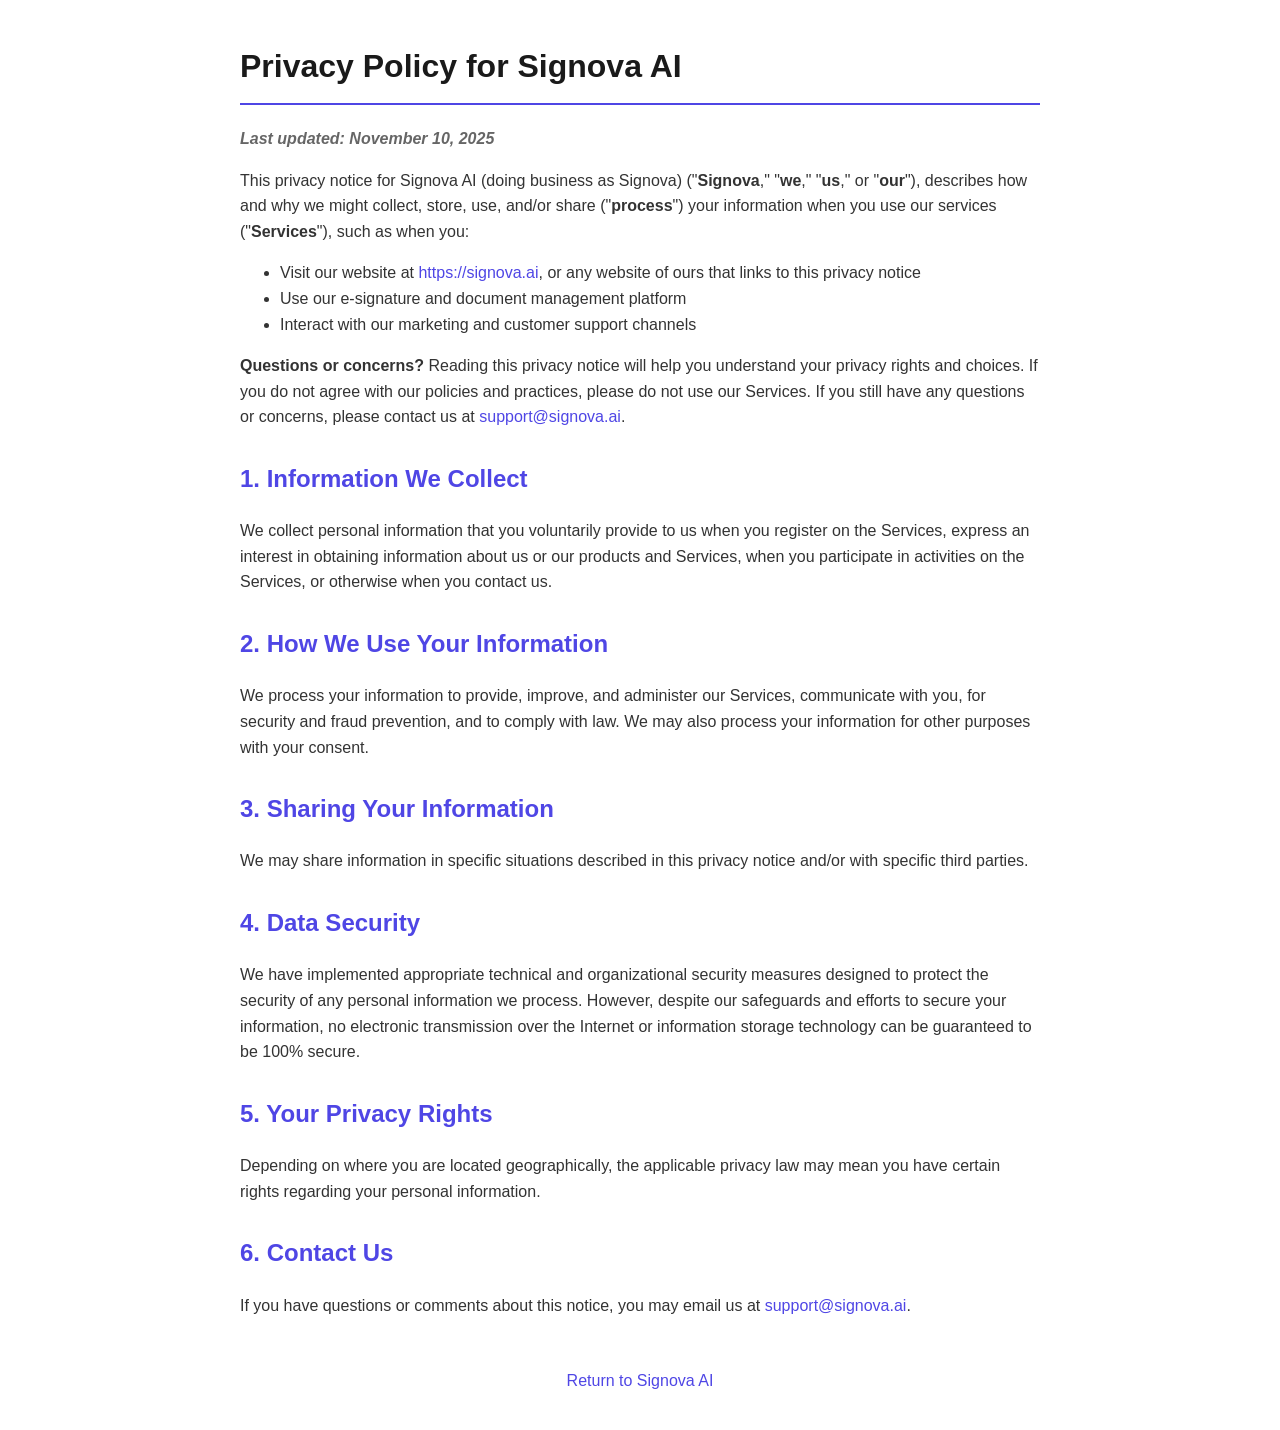
<file: public/privacy-policy.html>
<!DOCTYPE html>
<html lang="en">
<head>
    <meta charset="UTF-8">
    <meta name="viewport" content="width=device-width, initial-scale=1.0">
    <title>Privacy Policy - Signova AI</title>
    <style>
        body {
            font-family: -apple-system, BlinkMacSystemFont, 'Segoe UI', Roboto, 'Helvetica Neue', Arial, sans-serif;
            line-height: 1.6;
            max-width: 800px;
            margin: 0 auto;
            padding: 20px;
            color: #333;
        }
        h1 {
            color: #1a1a1a;
            border-bottom: 2px solid #4f46e5;
            padding-bottom: 10px;
        }
        h2 {
            color: #4f46e5;
            margin-top: 30px;
        }
        a {
            color: #4f46e5;
            text-decoration: none;
        }
        a:hover {
            text-decoration: underline;
        }
        .last-updated {
            color: #666;
            font-style: italic;
        }
    </style>
</head>
<body>
    <h1>Privacy Policy for Signova AI</h1>
    <p class="last-updated"><strong>Last updated: November 10, 2025</strong></p>
    
    <p>This privacy notice for Signova AI (doing business as Signova) ("<strong>Signova</strong>," "<strong>we</strong>," "<strong>us</strong>," or "<strong>our</strong>"), describes how and why we might collect, store, use, and/or share ("<strong>process</strong>") your information when you use our services ("<strong>Services</strong>"), such as when you:</p>
    
    <ul>
        <li>Visit our website at <a href="https://signova.ai">https://signova.ai</a>, or any website of ours that links to this privacy notice</li>
        <li>Use our e-signature and document management platform</li>
        <li>Interact with our marketing and customer support channels</li>
    </ul>
    
    <p><strong>Questions or concerns?</strong> Reading this privacy notice will help you understand your privacy rights and choices. If you do not agree with our policies and practices, please do not use our Services. If you still have any questions or concerns, please contact us at <a href="mailto:support@signova.ai">support@signova.ai</a>.</p>
    
    <h2>1. Information We Collect</h2>
    <p>We collect personal information that you voluntarily provide to us when you register on the Services, express an interest in obtaining information about us or our products and Services, when you participate in activities on the Services, or otherwise when you contact us.</p>
    
    <h2>2. How We Use Your Information</h2>
    <p>We process your information to provide, improve, and administer our Services, communicate with you, for security and fraud prevention, and to comply with law. We may also process your information for other purposes with your consent.</p>
    
    <h2>3. Sharing Your Information</h2>
    <p>We may share information in specific situations described in this privacy notice and/or with specific third parties.</p>
    
    <h2>4. Data Security</h2>
    <p>We have implemented appropriate technical and organizational security measures designed to protect the security of any personal information we process. However, despite our safeguards and efforts to secure your information, no electronic transmission over the Internet or information storage technology can be guaranteed to be 100% secure.</p>
    
    <h2>5. Your Privacy Rights</h2>
    <p>Depending on where you are located geographically, the applicable privacy law may mean you have certain rights regarding your personal information.</p>
    
    <h2>6. Contact Us</h2>
    <p>If you have questions or comments about this notice, you may email us at <a href="mailto:support@signova.ai">support@signova.ai</a>.</p>
    
    <p style="margin-top: 50px; text-align: center; color: #666;">
        <a href="/">Return to Signova AI</a>
    </p>
</body>
</html>
</file>
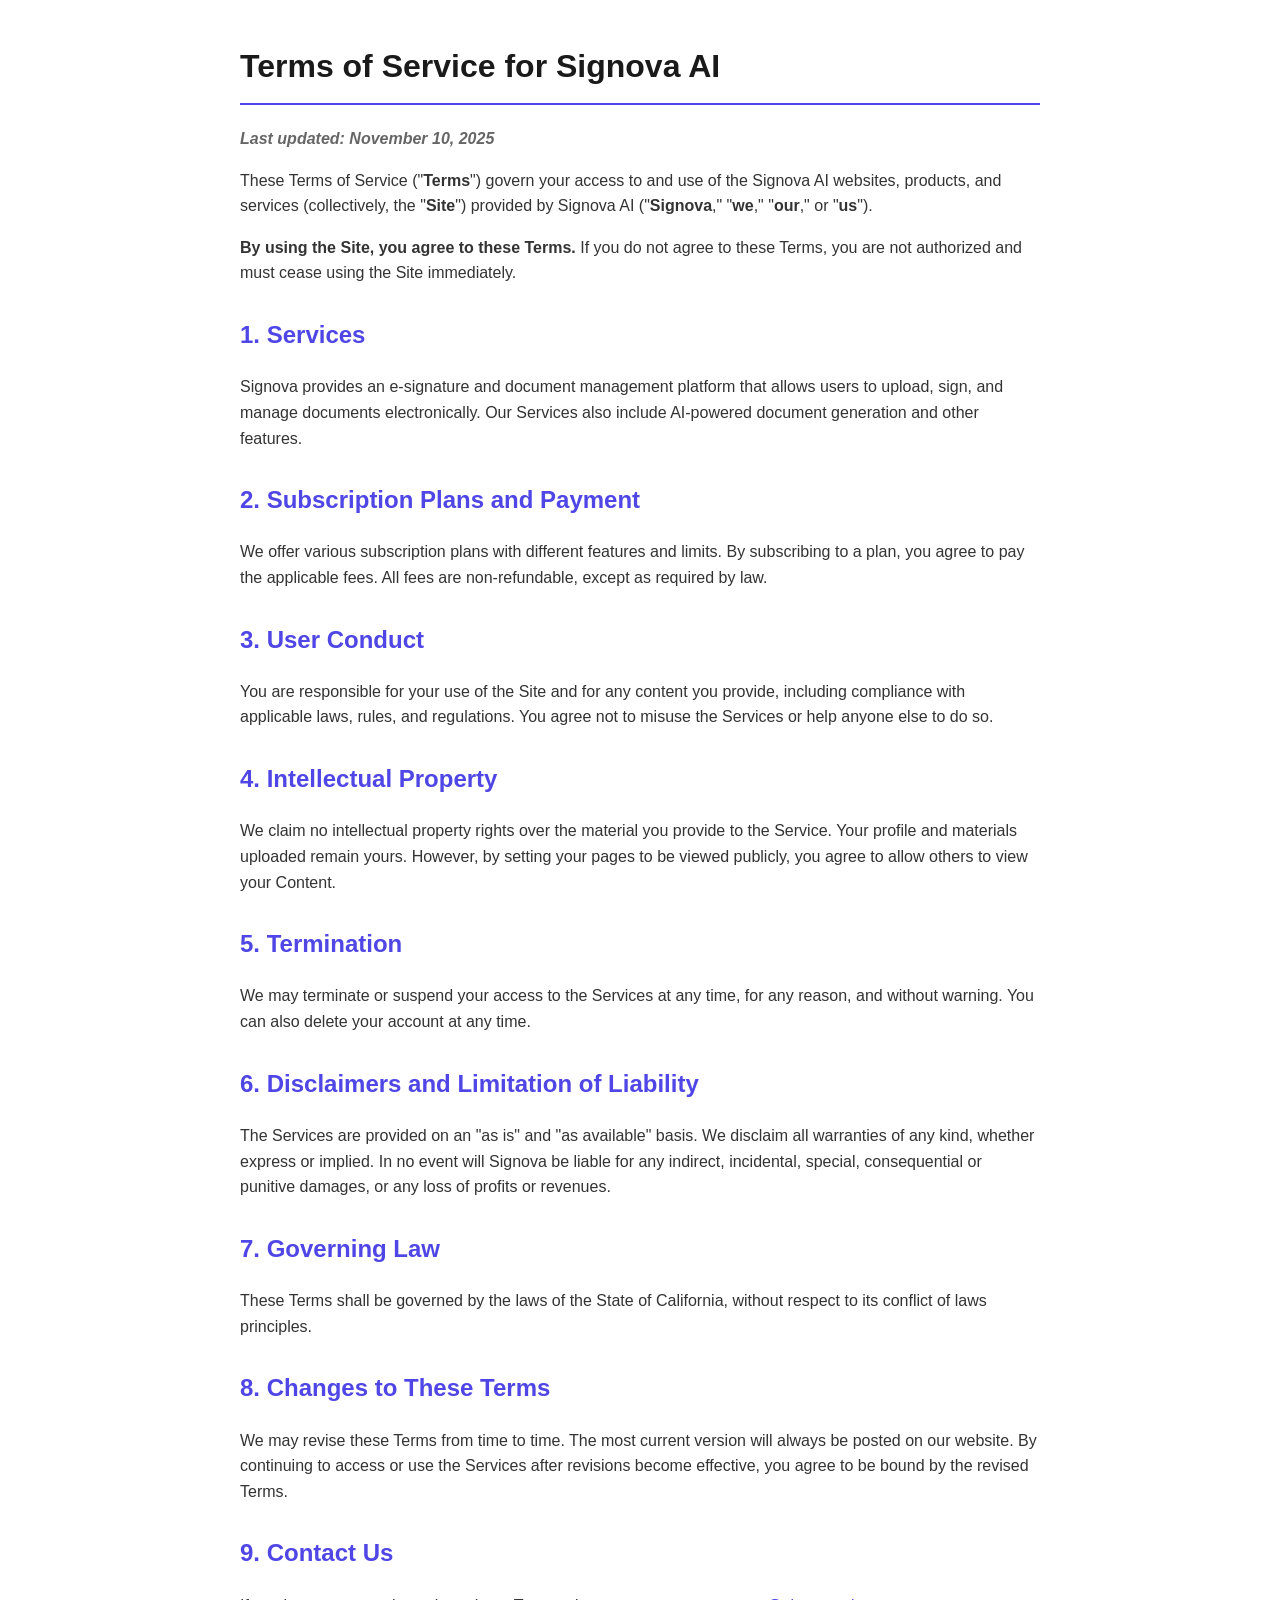
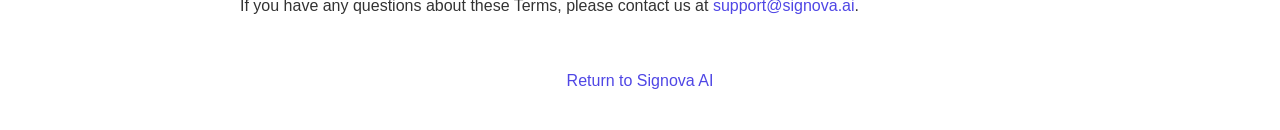
<file: public/terms-of-service.html>
<!DOCTYPE html>
<html lang="en">
<head>
    <meta charset="UTF-8">
    <meta name="viewport" content="width=device-width, initial-scale=1.0">
    <title>Terms of Service - Signova AI</title>
    <style>
        body {
            font-family: -apple-system, BlinkMacSystemFont, 'Segoe UI', Roboto, 'Helvetica Neue', Arial, sans-serif;
            line-height: 1.6;
            max-width: 800px;
            margin: 0 auto;
            padding: 20px;
            color: #333;
        }
        h1 {
            color: #1a1a1a;
            border-bottom: 2px solid #4f46e5;
            padding-bottom: 10px;
        }
        h2 {
            color: #4f46e5;
            margin-top: 30px;
        }
        a {
            color: #4f46e5;
            text-decoration: none;
        }
        a:hover {
            text-decoration: underline;
        }
        .last-updated {
            color: #666;
            font-style: italic;
        }
    </style>
</head>
<body>
    <h1>Terms of Service for Signova AI</h1>
    <p class="last-updated"><strong>Last updated: November 10, 2025</strong></p>
    
    <p>These Terms of Service ("<strong>Terms</strong>") govern your access to and use of the Signova AI websites, products, and services (collectively, the "<strong>Site</strong>") provided by Signova AI ("<strong>Signova</strong>," "<strong>we</strong>," "<strong>our</strong>," or "<strong>us</strong>").</p>
    
    <p><strong>By using the Site, you agree to these Terms.</strong> If you do not agree to these Terms, you are not authorized and must cease using the Site immediately.</p>
    
    <h2>1. Services</h2>
    <p>Signova provides an e-signature and document management platform that allows users to upload, sign, and manage documents electronically. Our Services also include AI-powered document generation and other features.</p>
    
    <h2>2. Subscription Plans and Payment</h2>
    <p>We offer various subscription plans with different features and limits. By subscribing to a plan, you agree to pay the applicable fees. All fees are non-refundable, except as required by law.</p>
    
    <h2>3. User Conduct</h2>
    <p>You are responsible for your use of the Site and for any content you provide, including compliance with applicable laws, rules, and regulations. You agree not to misuse the Services or help anyone else to do so.</p>
    
    <h2>4. Intellectual Property</h2>
    <p>We claim no intellectual property rights over the material you provide to the Service. Your profile and materials uploaded remain yours. However, by setting your pages to be viewed publicly, you agree to allow others to view your Content.</p>
    
    <h2>5. Termination</h2>
    <p>We may terminate or suspend your access to the Services at any time, for any reason, and without warning. You can also delete your account at any time.</p>
    
    <h2>6. Disclaimers and Limitation of Liability</h2>
    <p>The Services are provided on an "as is" and "as available" basis. We disclaim all warranties of any kind, whether express or implied. In no event will Signova be liable for any indirect, incidental, special, consequential or punitive damages, or any loss of profits or revenues.</p>
    
    <h2>7. Governing Law</h2>
    <p>These Terms shall be governed by the laws of the State of California, without respect to its conflict of laws principles.</p>
    
    <h2>8. Changes to These Terms</h2>
    <p>We may revise these Terms from time to time. The most current version will always be posted on our website. By continuing to access or use the Services after revisions become effective, you agree to be bound by the revised Terms.</p>
    
    <h2>9. Contact Us</h2>
    <p>If you have any questions about these Terms, please contact us at <a href="mailto:support@signova.ai">support@signova.ai</a>.</p>
    
    <p style="margin-top: 50px; text-align: center; color: #666;">
        <a href="/">Return to Signova AI</a>
    </p>
</body>
</html>
</file>
